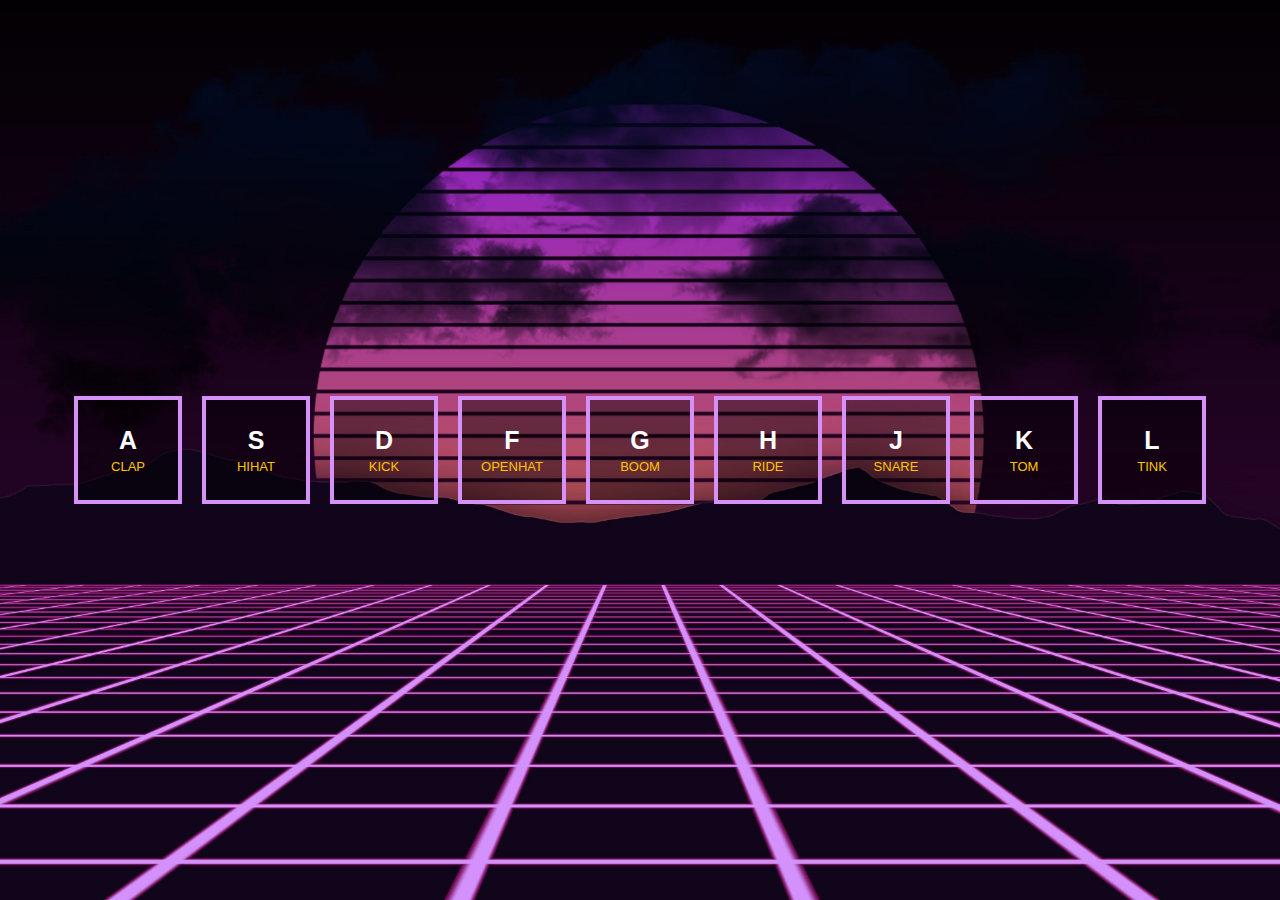
<file: drum-kit/index.html>
<html lang="en">
  <head>
    <meta charset="UTF-8" />
    <meta http-equiv="X-UA-Compatible" content="IE=edge" />
    <meta name="viewport" content="width=device-width, initial-scale=1.0" />
    <link rel="stylesheet" href="style.css" />
    <title>1- Drum Kit</title>
  </head>
  <body>
    <div class="bg-image"></div>
    <div class="container">
      <div class="keys">
        <div id="KeyA" class="key">
          <span class="letter">A</span>
          <span class="desc">CLAP</span>
        </div>
        <div id="KeyS" class="key">
          <span class="letter">S</span>
          <span class="desc">HIHAT</span>
        </div>
        <div id="KeyD" class="key">
          <span class="letter">D</span>
          <span class="desc">KICK</span>
        </div>
        <div id="KeyF" class="key">
          <span class="letter">F</span>
          <span class="desc">OPENHAT</span>
        </div>
        <div id="KeyG" class="key">
          <span class="letter">G</span>
          <span class="desc">BOOM</span>
        </div>
        <div id="KeyH" class="key">
          <span class="letter">H</span>
          <span class="desc">RIDE</span>
        </div>
        <div id="KeyJ" class="key">
          <span class="letter">J</span>
          <span class="desc">SNARE</span>
        </div>
        <div id="KeyK" class="key">
          <span class="letter">K</span>
          <span class="desc">TOM</span>
        </div>
        <div id="KeyL" class="key">
          <span class="letter">L</span>
          <span class="desc">TINK</span>
        </div>
      </div>
    </div>
    <div>
      <audio id="audioKeyA" src="sounds\clap.wav"></audio>
      <audio id="audioKeyS" src="sounds\hihat.wav"></audio>
      <audio id="audioKeyD" src="sounds\kick.wav"></audio>
      <audio id="audioKeyF" src="sounds\openhat.wav"></audio>
      <audio id="audioKeyG" src="sounds\boom.wav"></audio>
      <audio id="audioKeyH" src="sounds\ride.wav"></audio>
      <audio id="audioKeyJ" src="sounds\snare.wav"></audio>
      <audio id="audioKeyK" src="sounds\tom.wav"></audio>
      <audio id="audioKeyL" src="sounds\tink.wav"></audio>
    </div>
    <script src="script.js"></script>
  </body>
</html>
</file>
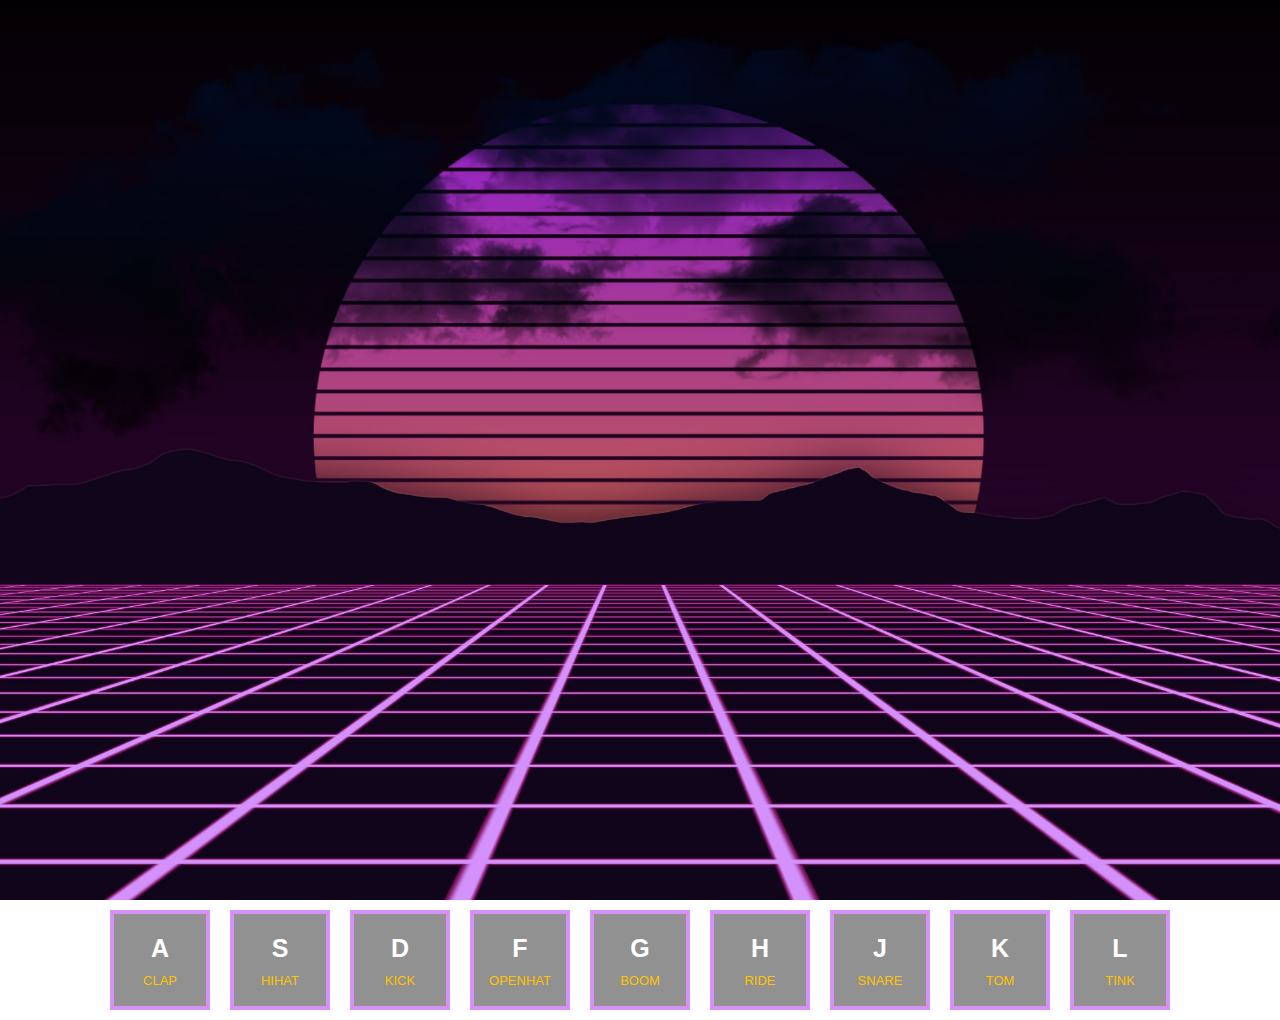
<file: Challenges/1-Drum-Kit/index.html>
<html lang="en">
  <head>
    <meta charset="UTF-8" />
    <meta http-equiv="X-UA-Compatible" content="IE=edge" />
    <meta name="viewport" content="width=device-width, initial-scale=1.0" />
    <link href="bootstrap.css" rel="stylesheet" />
    <link rel="stylesheet" href="style.css" />
    <title>1- Drum Kit</title>
  </head>
  <body>
    <div class="bg-image"></div>
    <div class="contain d-flex">
      <div class="keys d-flex justify-content-center flex-wrap flex-fill">
        <div id="KeyA" class="key">
          <span class="letter">A</span>
          <span class="desc">CLAP</span>
        </div>
        <div id="KeyS" class="key">
          <span class="letter">S</span>
          <span class="desc">HIHAT</span>
        </div>
        <div id="KeyD" class="key">
          <span class="letter">D</span>
          <span class="desc">KICK</span>
        </div>
        <div id="KeyF" class="key">
          <span class="letter">F</span>
          <span class="desc">OPENHAT</span>
        </div>
        <div id="KeyG" class="key">
          <span class="letter">G</span>
          <span class="desc">BOOM</span>
        </div>
        <div id="KeyH" class="key">
          <span class="letter">H</span>
          <span class="desc">RIDE</span>
        </div>
        <div id="KeyJ" class="key">
          <span class="letter">J</span>
          <span class="desc">SNARE</span>
        </div>
        <div id="KeyK" class="key">
          <span class="letter">K</span>
          <span class="desc">TOM</span>
        </div>
        <div id="KeyL" class="key">
          <span class="letter">L</span>
          <span class="desc">TINK</span>
        </div>
      </div>
    </div>
    <div>
      <audio id="audioKeyA" src="sounds\clap.wav"></audio>
      <audio id="audioKeyS" src="sounds\hihat.wav"></audio>
      <audio id="audioKeyD" src="sounds\kick.wav"></audio>
      <audio id="audioKeyF" src="sounds\openhat.wav"></audio>
      <audio id="audioKeyG" src="sounds\boom.wav"></audio>
      <audio id="audioKeyH" src="sounds\ride.wav"></audio>
      <audio id="audioKeyJ" src="sounds\snare.wav"></audio>
      <audio id="audioKeyK" src="sounds\tom.wav"></audio>
      <audio id="audioKeyL" src="sounds\tink.wav"></audio>
    </div>
    <script src="bootstrap.bundle.js"></script>
    <script src="script.js"></script>
  </body>
</html>
</file>
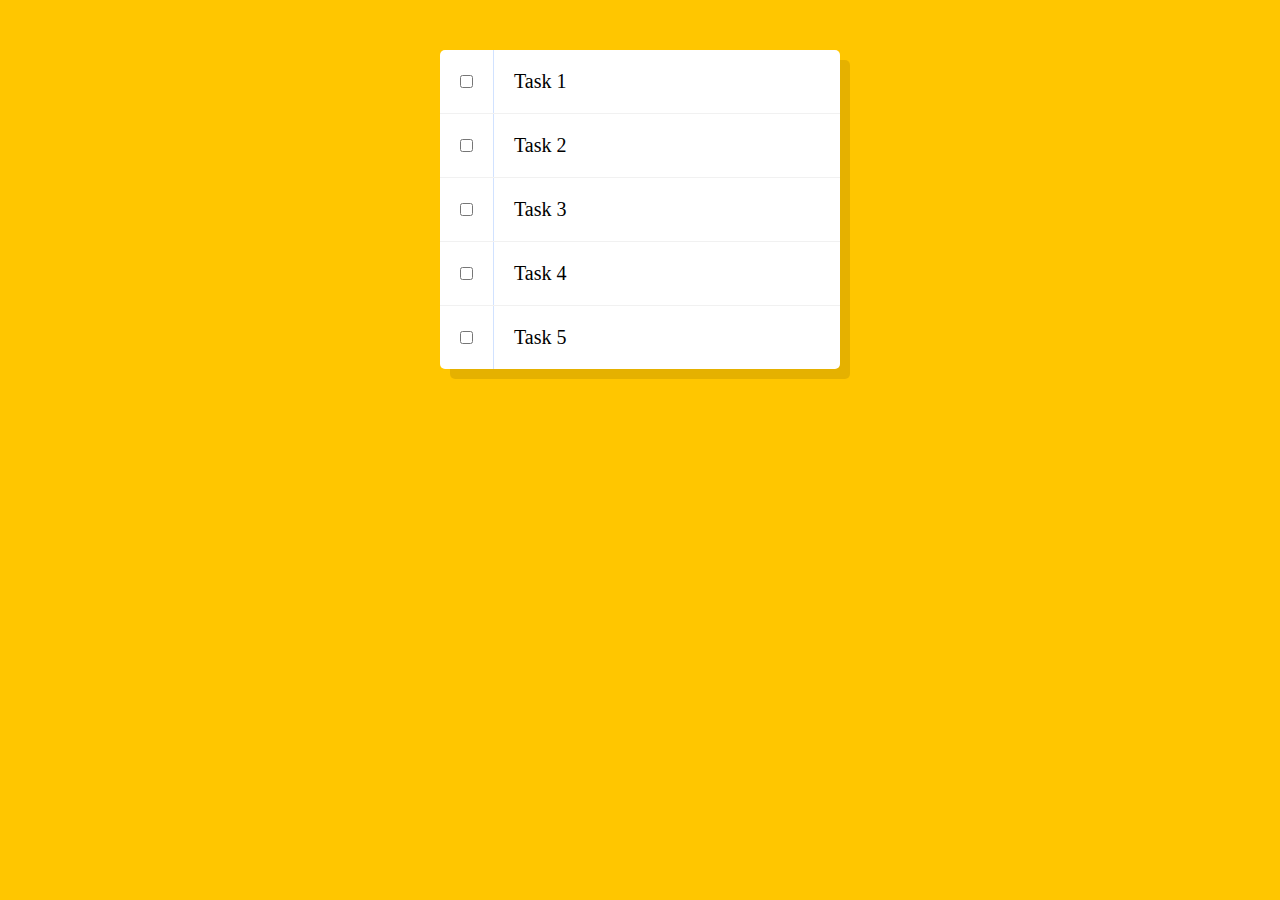
<file: Challenges/10-Hold-Shift-and-Check-Checkboxes/index.html>
<html lang="en">
  <head>
    <meta charset="UTF-8" />
    <meta http-equiv="X-UA-Compatible" content="IE=edge" />
    <meta name="viewport" content="width=device-width, initial-scale=1.0" />
    <title>10- Hold Shift and Check Checkboxes</title>
    <link rel="stylesheet" href="style.css" />
  </head>
  <body>
    <div class="list">
      <div class="item">
        <input type="checkbox" />
        <p>Task 1</p>
      </div>
      <div class="item">
        <input type="checkbox" />
        <p>Task 2</p>
      </div>
      <div class="item">
        <input type="checkbox" />
        <p>Task 3</p>
      </div>
      <div class="item">
        <input type="checkbox" />
        <p>Task 4</p>
      </div>
      <div class="item">
        <input type="checkbox" />
        <p>Task 5</p>
      </div>
    </div>
    <script src="script.js"></script>
  </body>
</html>
</file>
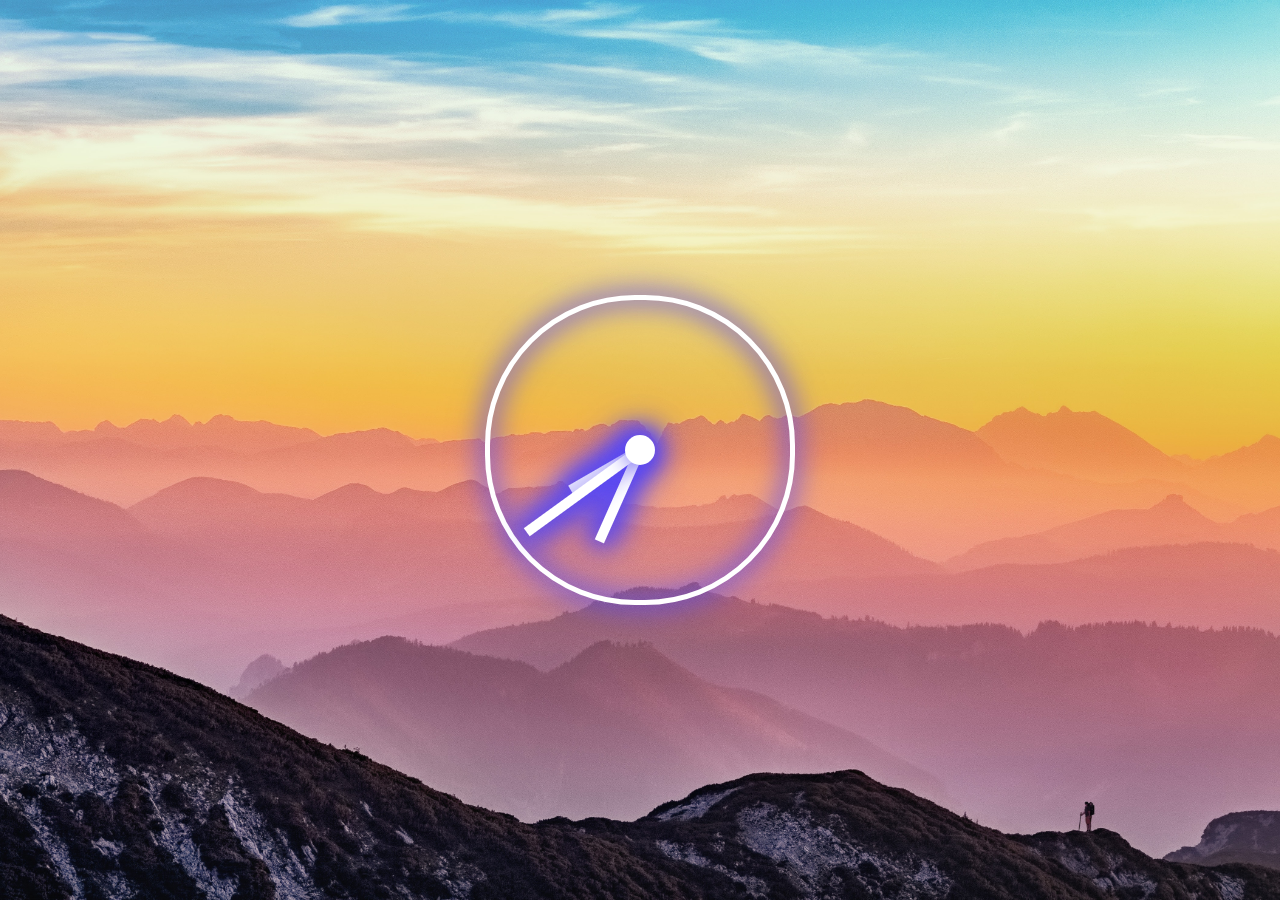
<file: Challenges/2-Clock/index.html>
<html lang="en">
  <head>
    <meta charset="UTF-8" />
    <meta http-equiv="X-UA-Compatible" content="IE=edge" />
    <meta name="viewport" content="width=device-width, initial-scale=1.0" />
    <title>2- Clock</title>
    <link rel="stylesheet" href="style.css" />
  </head>
  <body>
    <div class="bg-image"></div>
    <div class="container">
      <div class="circle">
        <div class="small-circle"></div>
        <div class="hand hours-hand"></div>
        <div class="hand minutes-hand"></div>
        <div class="hand seconds-hand"></div>
      </div>
    </div>

    <script src="script.js"></script>
  </body>
</html>
</file>
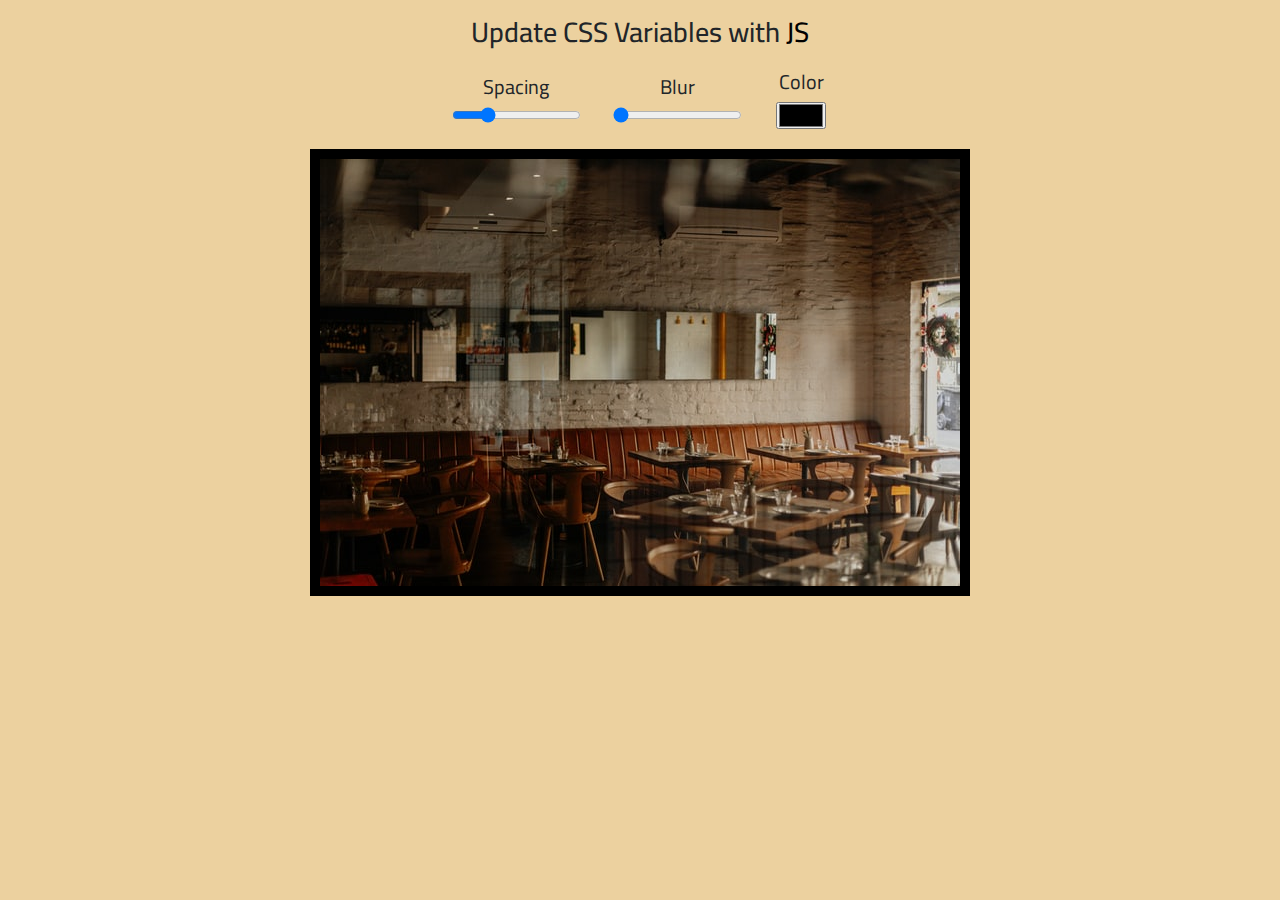
<file: Challenges/3-Update-CSS-Variables/index.html>
<html lang="en">
  <head>
    <meta charset="UTF-8" />
    <meta http-equiv="X-UA-Compatible" content="IE=edge" />
    <meta name="viewport" content="width=device-width, initial-scale=1.0" />
    <title>3- Playing with CSS Variables and JS</title>
    <link rel="preconnect" href="https://fonts.googleapis.com" />
    <link rel="preconnect" href="https://fonts.gstatic.com" crossorigin />
    <link href="https://fonts.googleapis.com/css2?family=Cairo:wght@400;700&display=swap" rel="stylesheet" />
    <link href="bootstrap.css" rel="stylesheet" />
    <link rel="stylesheet" href="style.css" />
  </head>
  <body class="m-0 p-0">
    <h3 class="mt-3 text-center">Update CSS Variables with <span class="JS-span">JS</span></h3>
    <div class="workspace">
      <div class="controllers d-flex flex-wrap justify-content-center align-items-center p-1 m-auto">
        <div class="d-flex flex-column mx-3 justify-content-center align-items-center">
          <label>Spacing</label>
          <input type="range" id="spacingInput" min="0" max="40" />
        </div>
        <div class="d-flex flex-column mx-3 justify-content-center align-items-center">
          <label>Blur</label>
          <input type="range" id="blurInput" min="0" max="25" />
        </div>
        <div class="d-flex flex-column mx-3 justify-content-center align-items-center">
          <label>Color</label>
          <input type="color" id="colorInput" />
        </div>
      </div>
      <div class="m-3">
        <img class="img-fluid" src="image.jpg" alt="" />
      </div>
    </div>
    <script src="bootstrap.bundle.js"></script>
    <script src="script.js"></script>
  </body>
</html>
</file>
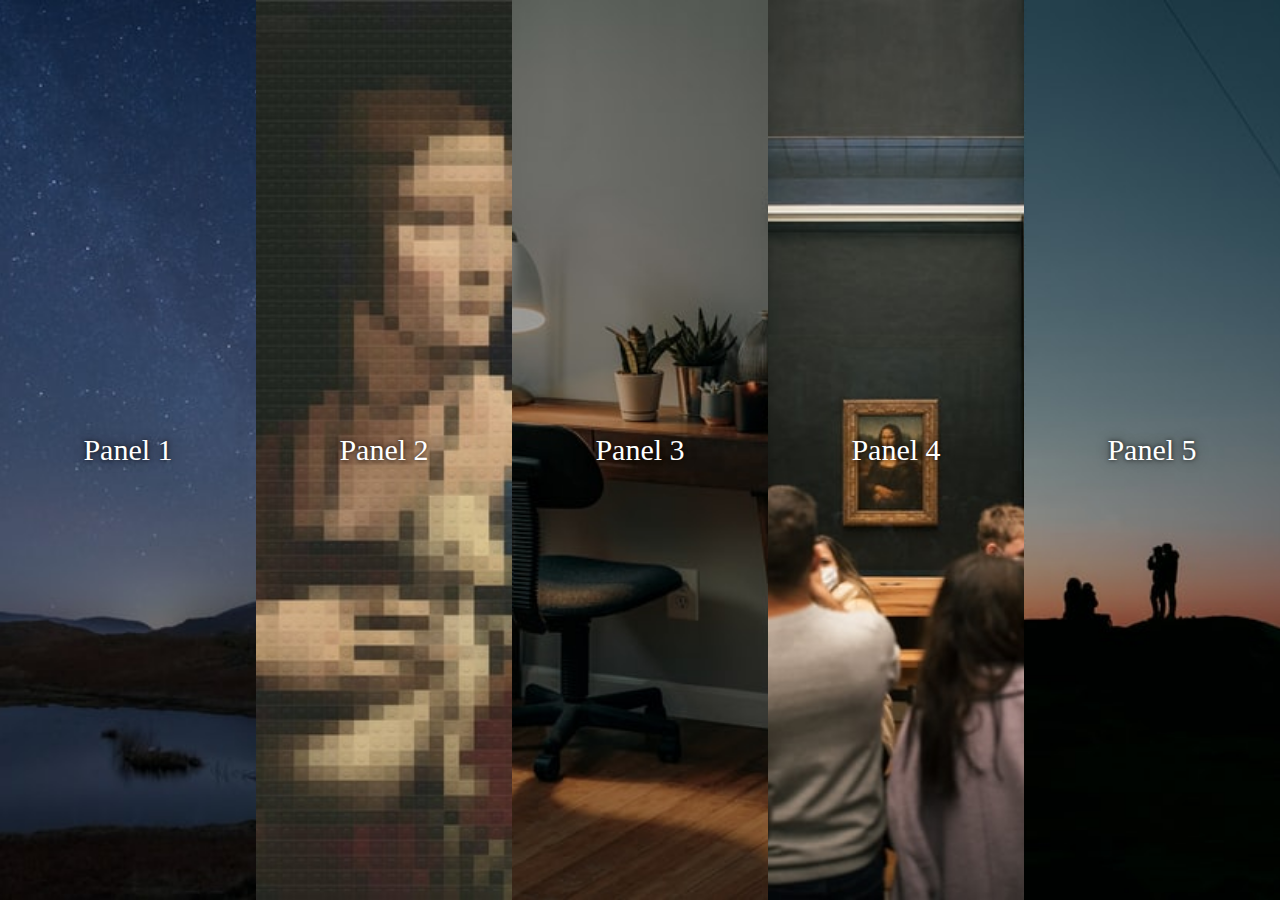
<file: Challenges/5-Flexbox-Image-Gallery/index.html>
<html lang="en">
  <head>
    <meta charset="UTF-8" />
    <meta http-equiv="X-UA-Compatible" content="IE=edge" />
    <meta name="viewport" content="width=device-width, initial-scale=1.0" />
    <title>5- Flexbox Image Gallery</title>
    <link rel="stylesheet" href="style.css" />
  </head>
  <body>
    <div class="panels">
      <div class="panel panel1">
        <p class="first-p">Start 1</p>
        <p>Panel 1</p>
        <p class="last-p">End 1</p>
      </div>
      <div class="panel panel2">
        <p class="first-p">Start 2</p>
        <p>Panel 2</p>
        <p class="last-p">End 2</p>
      </div>
      <div class="panel panel3">
        <p class="first-p">Start 3</p>
        <p>Panel 3</p>
        <p class="last-p">End 3</p>
      </div>
      <div class="panel panel4">
        <p class="first-p">Start 4</p>
        <p>Panel 4</p>
        <p class="last-p">End 4</p>
      </div>
      <div class="panel panel5">
        <p class="first-p">Start 5</p>
        <p>Panel 5</p>
        <p class="last-p">End 5</p>
      </div>
    </div>
    <script src="script.js"></script>
  </body>
</html>
</file>
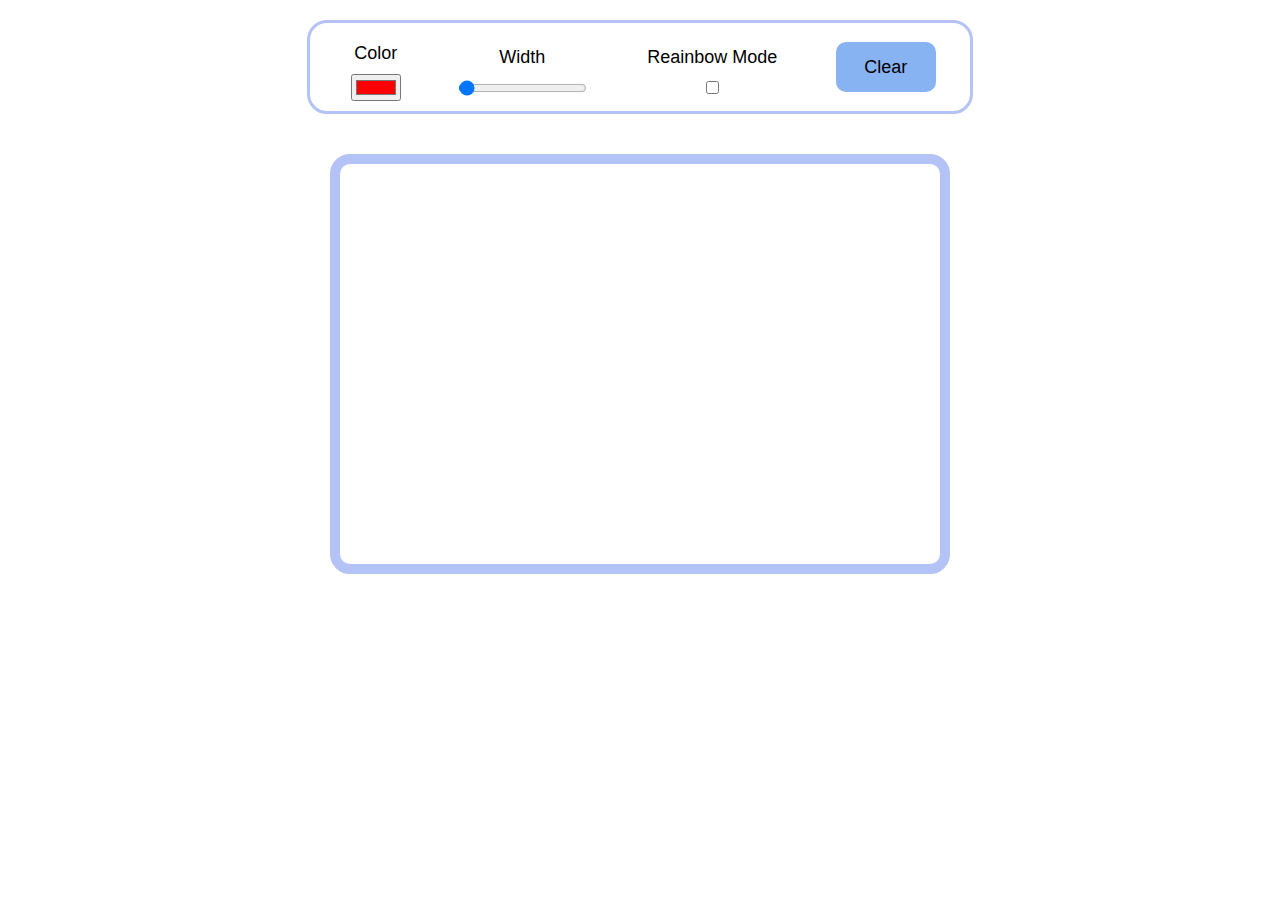
<file: Challenges/8-HTML5-Canvas/index.html>
<html lang="en">
  <head>
    <meta charset="UTF-8" />
    <meta http-equiv="X-UA-Compatible" content="IE=edge" />
    <meta name="viewport" content="width=device-width, initial-scale=1.0" />
    <title>8- HTML5 Canvas</title>
    <link rel="stylesheet" href="style.css" />
  </head>
  <body>
    <div class="options">
      <div class="option">
        <label>Color</label>
        <input type="color" id="colorInput" value="#ff0000" />
      </div>
      <div class="option">
        <label>Width</label>
        <input type="range" id="widthInput" min="0" max="100" value="1" />
      </div>
      <div class="option">
        <label> Reainbow Mode</label>
        <input type="checkbox" id="reainbow" />
      </div>
      <div class="option">
        <button id="clearBtn">Clear</button>
      </div>
    </div>
    <div class="draw-space">
      <canvas id="draw" width="600" height="400"></canvas>
    </div>
    <script src="script.js"></script>
  </body>
</html>
</file>
<file: drum-kit/style.css>
body,
html {
  margin: 0;
  padding: 0;
  font-family: sans-serif;
}

.bg-image {
  background-image: url("background.jpg");
  height: 100%;
  background-position: center;
  background-repeat: no-repeat;
  background-size: cover;
}
.container {
  display: flex;
  flex-direction: column;
  position: absolute;
  top: 50%;
  left: 50%;
  transform: translate(-50%, -50%);
  align-items: center;
}
.keys {
  display: flex;
  justify-content: center;
}

.key {
  display: flex;
  flex-direction: column;
  width: 100px;
  height: 100px;
  border: 4px #d591f8 solid;
  justify-content: center;
  align-items: center;
  margin: 10px;
  background-color: rgba(0, 0, 0, 0.432);
}

.playing {
  border: 4px rgb(255, 196, 0) solid;
  background-color: rgba(255, 230, 0, 0.11);
}

.letter {
  margin: 2px;
  color: white;
  font-size: 25px;
  font-weight: bold;
}

.desc {
  margin: 2px;
  color: rgb(255, 196, 0);
  font-size: 13px;
}
</file>
<file: Challenges/1-Drum-Kit/style.css>
body,
html {
  margin: 0;
  padding: 0;
  font-family: sans-serif;
}

.bg-image {
  background-image: url("background.jpg");
  height: 100%;
  background-position: center;
  background-repeat: no-repeat;
  background-size: cover;
}
.container {
  display: flex;
  flex-direction: column;
  position: absolute;
  top: 50%;
  left: 50%;
  transform: translate(-50%, -50%);
  align-items: center;
}
.keys {
  display: flex;
  justify-content: center;
}

.key {
  display: flex;
  flex-direction: column;
  width: 100px;
  height: 100px;
  border: 4px #d591f8 solid;
  justify-content: center;
  align-items: center;
  margin: 10px;
  background-color: rgba(0, 0, 0, 0.432);
}

.playing {
  border: 4px rgb(255, 196, 0) solid;
  background-color: rgba(255, 230, 0, 0.11);
}

.letter {
  margin: 2px;
  color: white;
  font-size: 25px;
  font-weight: bold;
}

.desc {
  margin: 2px;
  color: rgb(255, 196, 0);
  font-size: 13px;
}
</file>
<file: Challenges/10-Hold-Shift-and-Check-Checkboxes/style.css>
html {
  background-color: #ffc600;
  font-size: 20px;
}

body {
  padding: 0;
  margin: 0;
}

.list {
  max-width: 400px;
  margin: 50px auto;
  background: white;
  border-radius: 5px;
  box-shadow: 10px 10px 0 rgba(0, 0, 0, 0.1);
}

.item {
  display: flex;
  align-items: center;
  border-bottom: 1px solid #f1f1f1;

  margin: auto;
}

.item:last-child {
  border-bottom: 0;
}

.item > input {
  margin: 20px;
}

.item > p {
  margin: 0;
  padding: 20px;
  flex: 1;
  font-size: 20px;
  font-weight: 200;
  border-left: 1px solid #d1e2ff;
}

input:checked + p {
  background: #f9f9f9;
  text-decoration: line-through;
  color: rgb(141, 121, 121);
}
</file>
<file: Challenges/2-Clock/style.css>
body {
  margin: 0;
  padding: 0;
}

div {
  filter: drop-shadow(0 0 0.75rem rgb(90, 73, 241));
}

.container {
  position: absolute;
  top: 50%;
  left: 50%;
  transform: translate(-50%, -50%);
}

.bg-image {
  background-image: url("background.jpg");
  height: 100%;
  background-position: center;
  background-repeat: no-repeat;
  background-size: cover;
}

.circle {
  width: 300px;
  height: 300px;
  border: 5px rgb(255, 255, 255) solid;
  border-radius: 150px;
}

.small-circle {
  width: 30px;
  height: 30px;
  background: rgb(255, 255, 255);
  border-radius: 15px;
  position: absolute;
  top: 50%;
  left: 50%;
  transform: translate(-50%, -50%);
  z-index: 1000;
}

.hand {
  height: 10px;
  background: rgb(255, 255, 255);
  position: absolute;
  top: 50%;
  left: 50%;
  transform-origin: left center;
  transform: translate(0, -50%);
}

.hours-hand {
  width: 80px;
}

.minutes-hand {
  width: 100px;
}

.seconds-hand {
  width: 140px;
}
</file>
<file: Challenges/3-Update-CSS-Variables/style.css>
:root {
  --color: #000000;
  --spacing: 10px;
  --blur: 0px;
}

body {
  font-family: "Cairo", sans-serif;
  background-color: rgb(236, 209, 159) !important;
}

.JS-span {
  color: var(--color);
}

.workspace {
  width: 80%;
  position: absolute;
  left: 50%;
  transform: translate(-50%, 0);
}

img {
  display: block;
  margin: auto;
  padding: var(--spacing);
  background: var(--color);
  filter: blur(var(--blur));
}

label {
  font-size: 20px;
  padding: 5px;
}
</file>
<file: Challenges/5-Flexbox-Image-Gallery/style.css>
html {
  background: #ffc600;
}

* {
  padding: 0;
  margin: 0;
  overflow: hidden;
}
.panels {
  display: flex;
  align-items: center;
  justify-content: center;
  height: 100vh;
}

.panel {
  display: flex;
  flex-direction: column;
  align-items: center;
  justify-content: space-around;
  flex: 1;

  height: 100%;
  background-size: cover;
  background-position: center;

  transition: font-size 0.7s cubic-bezier(0.61, -0.19, 0.7, -0.11), flex 0.7s cubic-bezier(0.61, -0.19, 0.7, -0.11), background 0.2s;
}

.panel1 {
  background-image: url(./imgs/1.jpg);
}
.panel2 {
  background-image: url(./imgs/2.jpg);
}
.panel3 {
  background-image: url(./imgs/3.jpg);
}
.panel4 {
  background-image: url(./imgs/4.jpg);
}
.panel5 {
  background-image: url(./imgs/5.jpg);
}

p {
  border-radius: 10px;
  color: white;
  font-size: 30px;
  text-shadow: 0 0 4px rgba(0, 0, 0, 0.72), 0 0 14px rgba(0, 0, 0, 0.45);
}

.panel > * {
  margin: 0;
  width: 100%;
  transition: transform 0.5s;
  flex: 1 0 auto;
  display: flex;
  justify-content: center;
  align-items: center;
}

.first-p {
  transform: translateY(-100%);
}
.last-p {
  transform: translateY(100%);
}

.open-active > .first-p {
  transform: translateY(0);
}
.open-active > .last-p {
  transform: translateY(0);
}

.panel.open {
  flex: 5;
}

@media screen and (max-width: 400px) {
  .panels {
    flex-direction: column;
  }

  .panel {
    width: 100%;
  }

  p {
    font-size: 20px;
  }

  .first-p {
    transform: translateY(-100%);
  }
  .last-p {
    transform: translateY(100%);
  }

  .open-active > .first-p {
    transform: translateY(0);
  }
  .open-active > .last-p {
    transform: translateY(0);
  }
}
</file>
<file: Challenges/8-HTML5-Canvas/style.css>
html {
  font-family: "Segoe UI", Tahoma, Geneva, Verdana, sans-serif;
  font-size: 18px;
  font-weight: 200;
}

body {
  margin: 0;
  padding: 0;
}

.options {
  display: flex;
  align-items: center;
  justify-content: space-around;
  flex-wrap: wrap;
  width: 50%;
  margin: 20px auto;
  border: 3px solid rgb(179, 195, 245);
  border-radius: 20px;
  padding: 10px;
}

.option {
  display: flex;
  flex-direction: column;
  align-items: center;
  justify-content: center;
}

.option > label {
  margin: 10px;
}

.option > button {
  outline: 0;
  border: 0;
  width: 100px;
  height: 50px;
  background-color: rgb(136, 179, 243);
  border-radius: 10px;
  font-size: 18px;
}

.option > button:hover {
  background-color: rgb(103, 160, 247);
}

.draw-space {
  width: 600px;
  margin: 40px auto;
  border: 10px solid rgb(179, 195, 245);
  border-radius: 20px;
  padding: 0;
}
</file>
